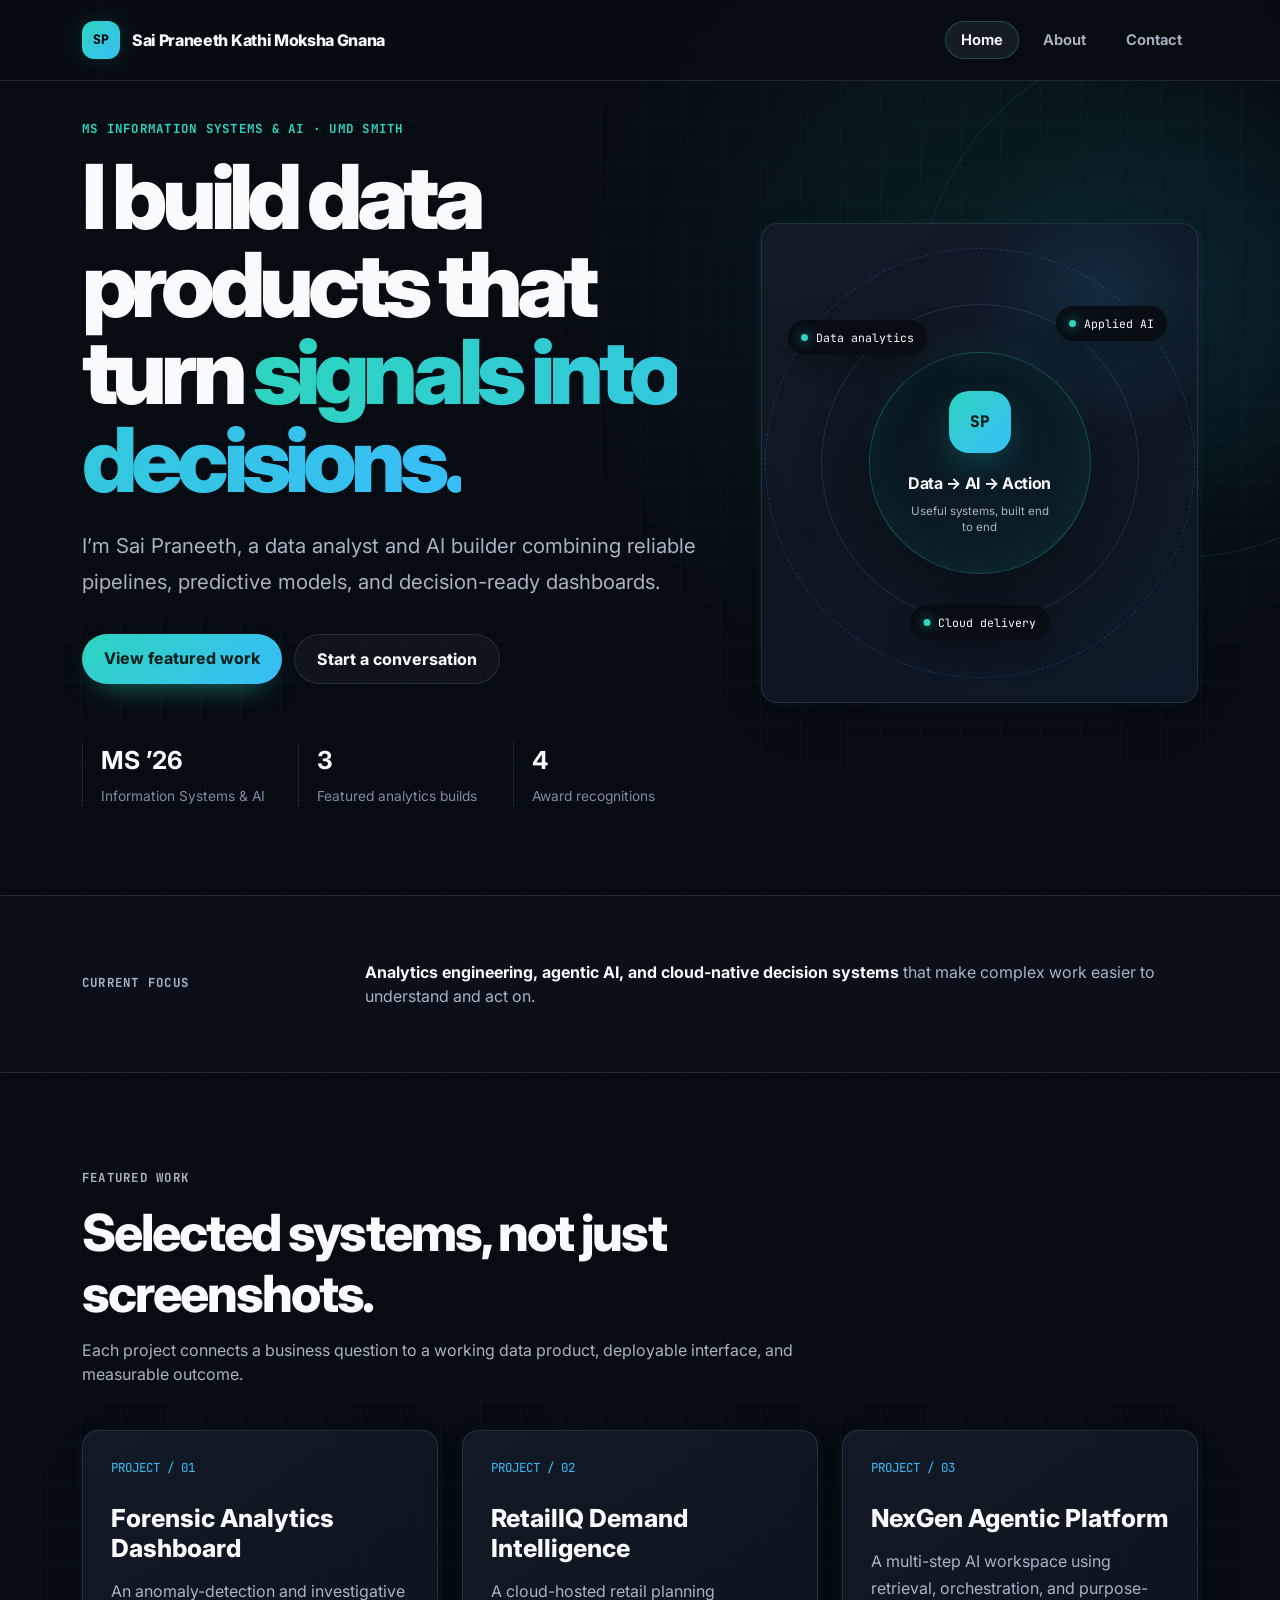
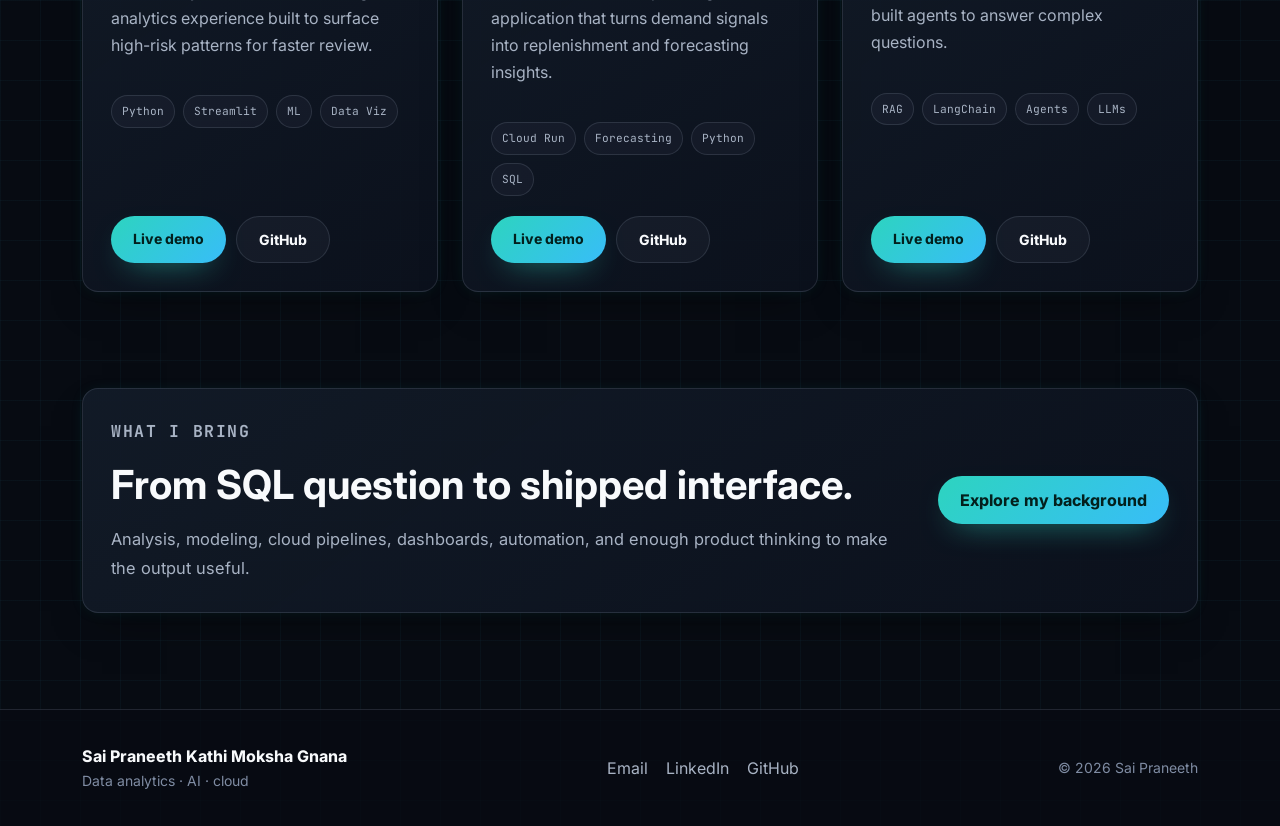
<file: index.html>
<!DOCTYPE html>
<html lang="en">
  <head>
    <meta charset="utf-8">
    <meta name="viewport" content="width=device-width, initial-scale=1">
    <meta name="description" content="Sai Praneeth Kathi Moksha Gnana — data analytics, AI, and cloud portfolio.">
    <title>Sai Praneeth | Data &amp; AI Portfolio</title>
    <link rel="icon" href="assets/favicon.svg" type="image/svg+xml">
    <link rel="preconnect" href="https://fonts.googleapis.com">
    <link rel="preconnect" href="https://fonts.gstatic.com" crossorigin>
    <link href="https://fonts.googleapis.com/css2?family=Inter:wght@400;500;600;700;800&amp;family=JetBrains+Mono:wght@500;700&amp;display=swap" rel="stylesheet">
    <link href="https://cdn.jsdelivr.net/npm/bootstrap@5.3.0/dist/css/bootstrap.min.css" rel="stylesheet">
    <link rel="stylesheet" href="css/styles.css">
  </head>
  <body>
    <a class="skip-link" href="#main-content">Skip to content</a>

    <nav class="navbar navbar-expand-lg navbar-dark fixed-top site-nav" aria-label="Primary navigation">
      <div class="container py-2">
        <a class="navbar-brand" href="index.html" aria-label="Sai Praneeth portfolio home">
          <span class="brand-mark" aria-hidden="true">SP</span>
          <span>Sai Praneeth Kathi Moksha Gnana</span>
        </a>
        <button class="navbar-toggler" type="button" data-bs-toggle="collapse" data-bs-target="#siteMenu" aria-controls="siteMenu" aria-expanded="false" aria-label="Toggle navigation">
          <span class="navbar-toggler-icon"></span>
        </button>
        <div class="collapse navbar-collapse" id="siteMenu">
          <ul class="navbar-nav ms-auto align-items-lg-center">
            <li class="nav-item"><a class="nav-link active" aria-current="page" href="index.html">Home</a></li>
            <li class="nav-item"><a class="nav-link" href="about.html">About</a></li>
            <li class="nav-item"><a class="nav-link" href="contact.html">Contact</a></li>
          </ul>
        </div>
      </div>
    </nav>

    <main id="main-content">
      <section class="hero">
        <div class="container">
          <div class="row align-items-center g-5">
            <div class="col-lg-7">
              <p class="kicker">MS Information Systems &amp; AI · UMD Smith</p>
              <h1 class="display-title">I build data products that turn <span class="accent-text">signals into decisions.</span></h1>
              <p class="lead-copy">I’m Sai Praneeth, a data analyst and AI builder combining reliable pipelines, predictive models, and decision-ready dashboards.</p>
              <div class="hero-actions">
                <a class="btn btn-accent" href="#featured-work">View featured work</a>
                <a class="btn btn-ghost" href="contact.html">Start a conversation</a>
              </div>
              <div class="row row-cols-1 row-cols-sm-3 g-3 metrics-strip" role="group" aria-label="Portfolio highlights">
                <div class="col"><div class="metric"><strong>MS ’26</strong><span>Information Systems &amp; AI</span></div></div>
                <div class="col"><div class="metric"><strong>3</strong><span>Featured analytics builds</span></div></div>
                <div class="col"><div class="metric"><strong>4</strong><span>Award recognitions</span></div></div>
              </div>
            </div>
            <div class="col-lg-5">
              <div class="capability-visual" role="img" aria-label="Sai Praneeth's focus areas: data analytics, applied AI, and cloud delivery">
                <div class="orbit-ring orbit-ring-outer" aria-hidden="true"></div>
                <div class="orbit-ring orbit-ring-inner" aria-hidden="true"></div>
                <div class="capability-core" aria-hidden="true">
                  <span class="core-mark">SP</span>
                  <strong>Data → AI → Action</strong>
                  <small>Useful systems, built end to end</small>
                </div>
                <span class="focus-chip focus-data" aria-hidden="true">Data analytics</span>
                <span class="focus-chip focus-ai" aria-hidden="true">Applied AI</span>
                <span class="focus-chip focus-cloud" aria-hidden="true">Cloud delivery</span>
              </div>
            </div>
          </div>
        </div>
      </section>

      <section class="focus-band section-block compact" aria-label="Current focus">
        <div class="container">
          <div class="row align-items-center g-3">
            <div class="col-lg-3"><p class="eyebrow mb-0">Current focus</p></div>
            <div class="col-lg-9"><p><strong>Analytics engineering, agentic AI, and cloud-native decision systems</strong> that make complex work easier to understand and act on.</p></div>
          </div>
        </div>
      </section>

      <section class="section-block" id="featured-work">
        <div class="container">
          <div class="section-heading">
            <p class="eyebrow">Featured work</p>
            <h2>Selected systems, not just screenshots.</h2>
            <p>Each project connects a business question to a working data product, deployable interface, and measurable outcome.</p>
          </div>
          <div class="row g-4">
            <div class="col-lg-4">
              <article class="project-card">
                <span class="project-number">PROJECT / 01</span>
                <h3>Forensic Analytics Dashboard</h3>
                <p>An anomaly-detection and investigative analytics experience built to surface high-risk patterns for faster review.</p>
                <ul class="tag-list"><li>Python</li><li>Streamlit</li><li>ML</li><li>Data Viz</li></ul>
                <div class="card-actions">
                  <a class="btn btn-sm btn-accent" href="https://eyforensic.streamlit.app/" target="_blank" rel="noreferrer">Live demo</a>
                  <a class="btn btn-sm btn-ghost" href="https://github.com/Photon7777/EY_APP" target="_blank" rel="noreferrer">GitHub</a>
                </div>
              </article>
            </div>
            <div class="col-lg-4">
              <article class="project-card">
                <span class="project-number">PROJECT / 02</span>
                <h3>RetailIQ Demand Intelligence</h3>
                <p>A cloud-hosted retail planning application that turns demand signals into replenishment and forecasting insights.</p>
                <ul class="tag-list"><li>Cloud Run</li><li>Forecasting</li><li>Python</li><li>SQL</li></ul>
                <div class="card-actions">
                  <a class="btn btn-sm btn-accent" href="https://retailiq-demand-intelligence-420746557396.us-central1.run.app/" target="_blank" rel="noreferrer">Live demo</a>
                  <a class="btn btn-sm btn-ghost" href="https://github.com/Photon7777/retailiq-demand-intelligence" target="_blank" rel="noreferrer">GitHub</a>
                </div>
              </article>
            </div>
            <div class="col-lg-4">
              <article class="project-card">
                <span class="project-number">PROJECT / 03</span>
                <h3>NexGen Agentic Platform</h3>
                <p>A multi-step AI workspace using retrieval, orchestration, and purpose-built agents to answer complex questions.</p>
                <ul class="tag-list"><li>RAG</li><li>LangChain</li><li>Agents</li><li>LLMs</li></ul>
                <div class="card-actions">
                  <a class="btn btn-sm btn-accent" href="https://nexgen-ai.streamlit.app/" target="_blank" rel="noreferrer">Live demo</a>
                  <a class="btn btn-sm btn-ghost" href="https://github.com/Photon7777/NexGen_Deploy" target="_blank" rel="noreferrer">GitHub</a>
                </div>
              </article>
            </div>
          </div>
        </div>
      </section>

      <section class="section-block pt-0">
        <div class="container">
          <div class="content-card d-flex flex-column flex-lg-row align-items-lg-center justify-content-between gap-4">
            <div>
              <p class="eyebrow">What I bring</p>
              <h2 class="h1 fw-bold mb-3">From SQL question to shipped interface.</h2>
              <p class="mb-0">Analysis, modeling, cloud pipelines, dashboards, automation, and enough product thinking to make the output useful.</p>
            </div>
            <a class="btn btn-accent flex-shrink-0" href="about.html">Explore my background</a>
          </div>
        </div>
      </section>
    </main>

    <footer class="site-footer">
      <div class="container d-flex flex-column flex-md-row justify-content-between align-items-md-center gap-3">
        <div><span class="footer-name">Sai Praneeth Kathi Moksha Gnana</span><br><small>Data analytics · AI · cloud</small></div>
        <div class="footer-links"><a href="mailto:lakhrav@umd.edu">Email</a><a href="https://www.linkedin.com/in/sai-praneeth-kmg/" target="_blank" rel="noreferrer">LinkedIn</a><a href="https://github.com/Photon7777" target="_blank" rel="noreferrer">GitHub</a></div>
        <small>© <span data-year></span> Sai Praneeth</small>
      </div>
    </footer>

    <script src="https://cdn.jsdelivr.net/npm/bootstrap@5.3.0/dist/js/bootstrap.bundle.min.js"></script>
    <script src="js/main.js"></script>
  </body>
</html>
</file>
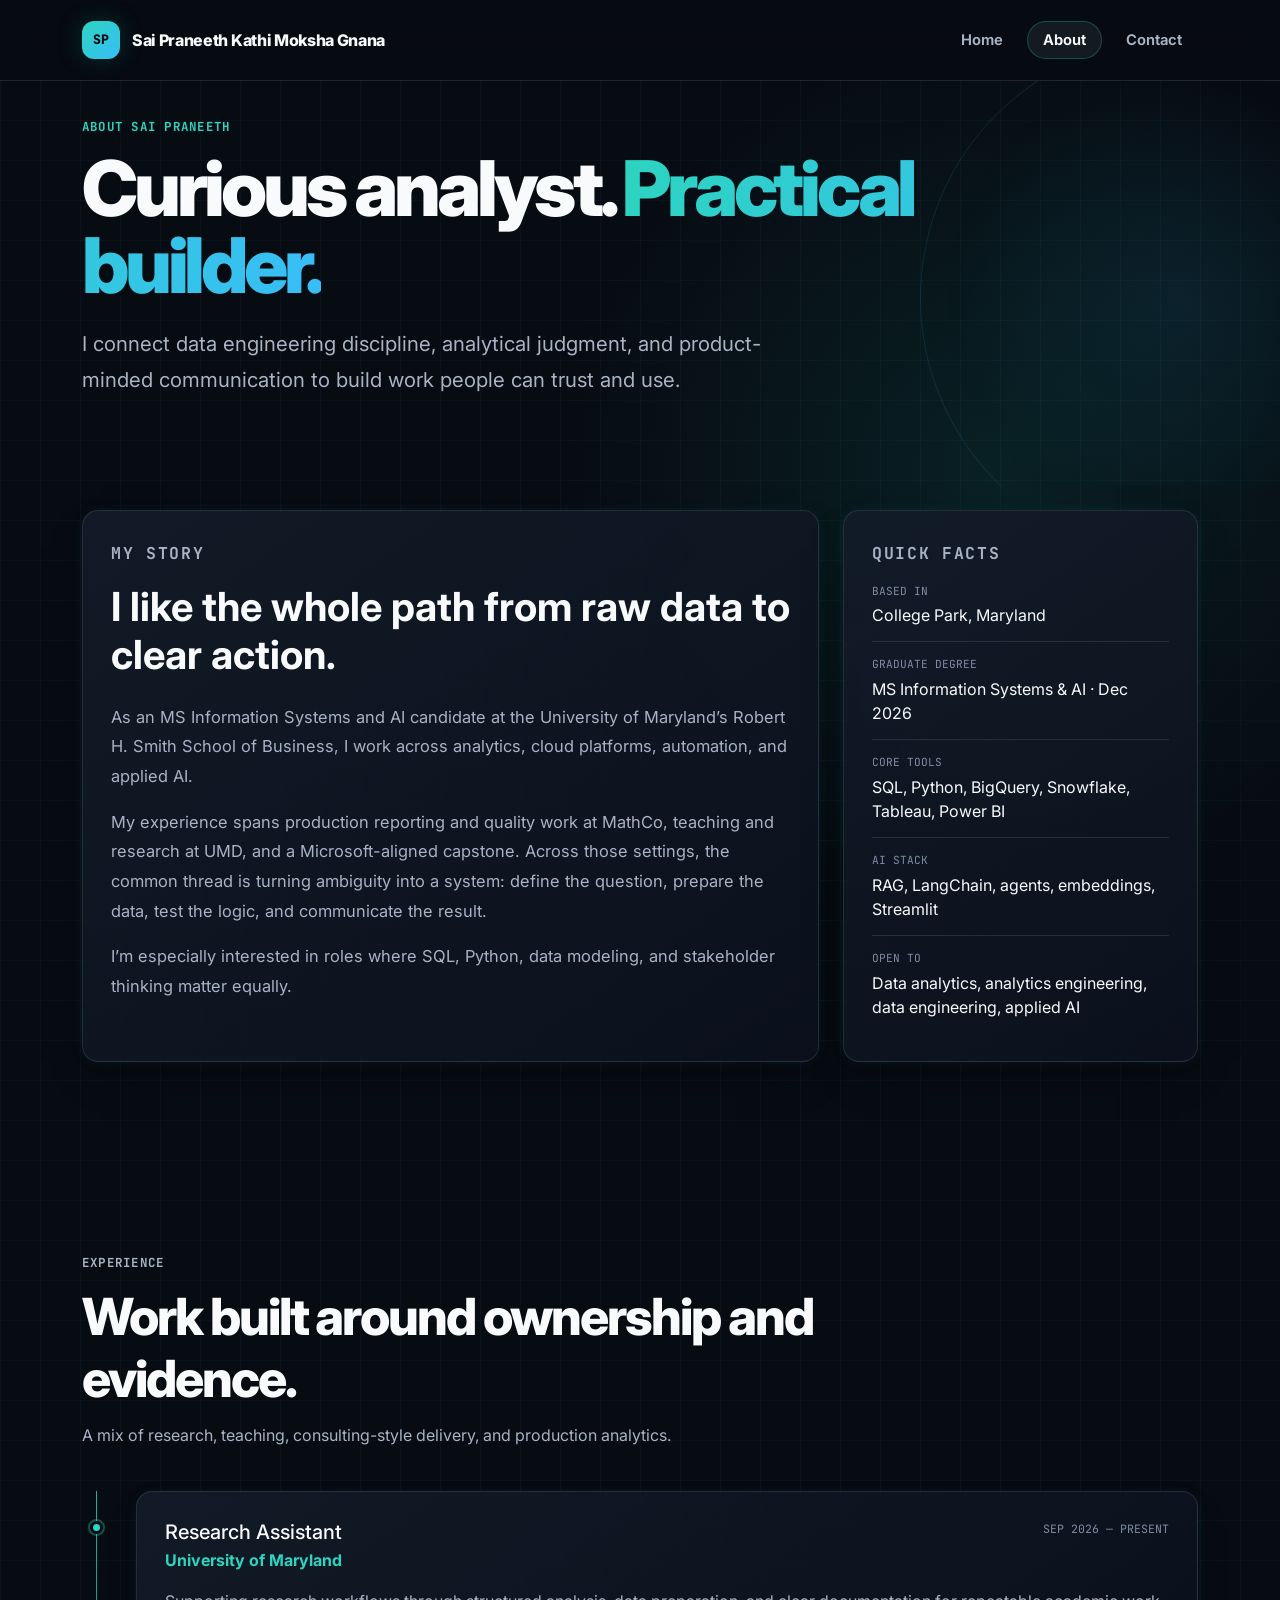
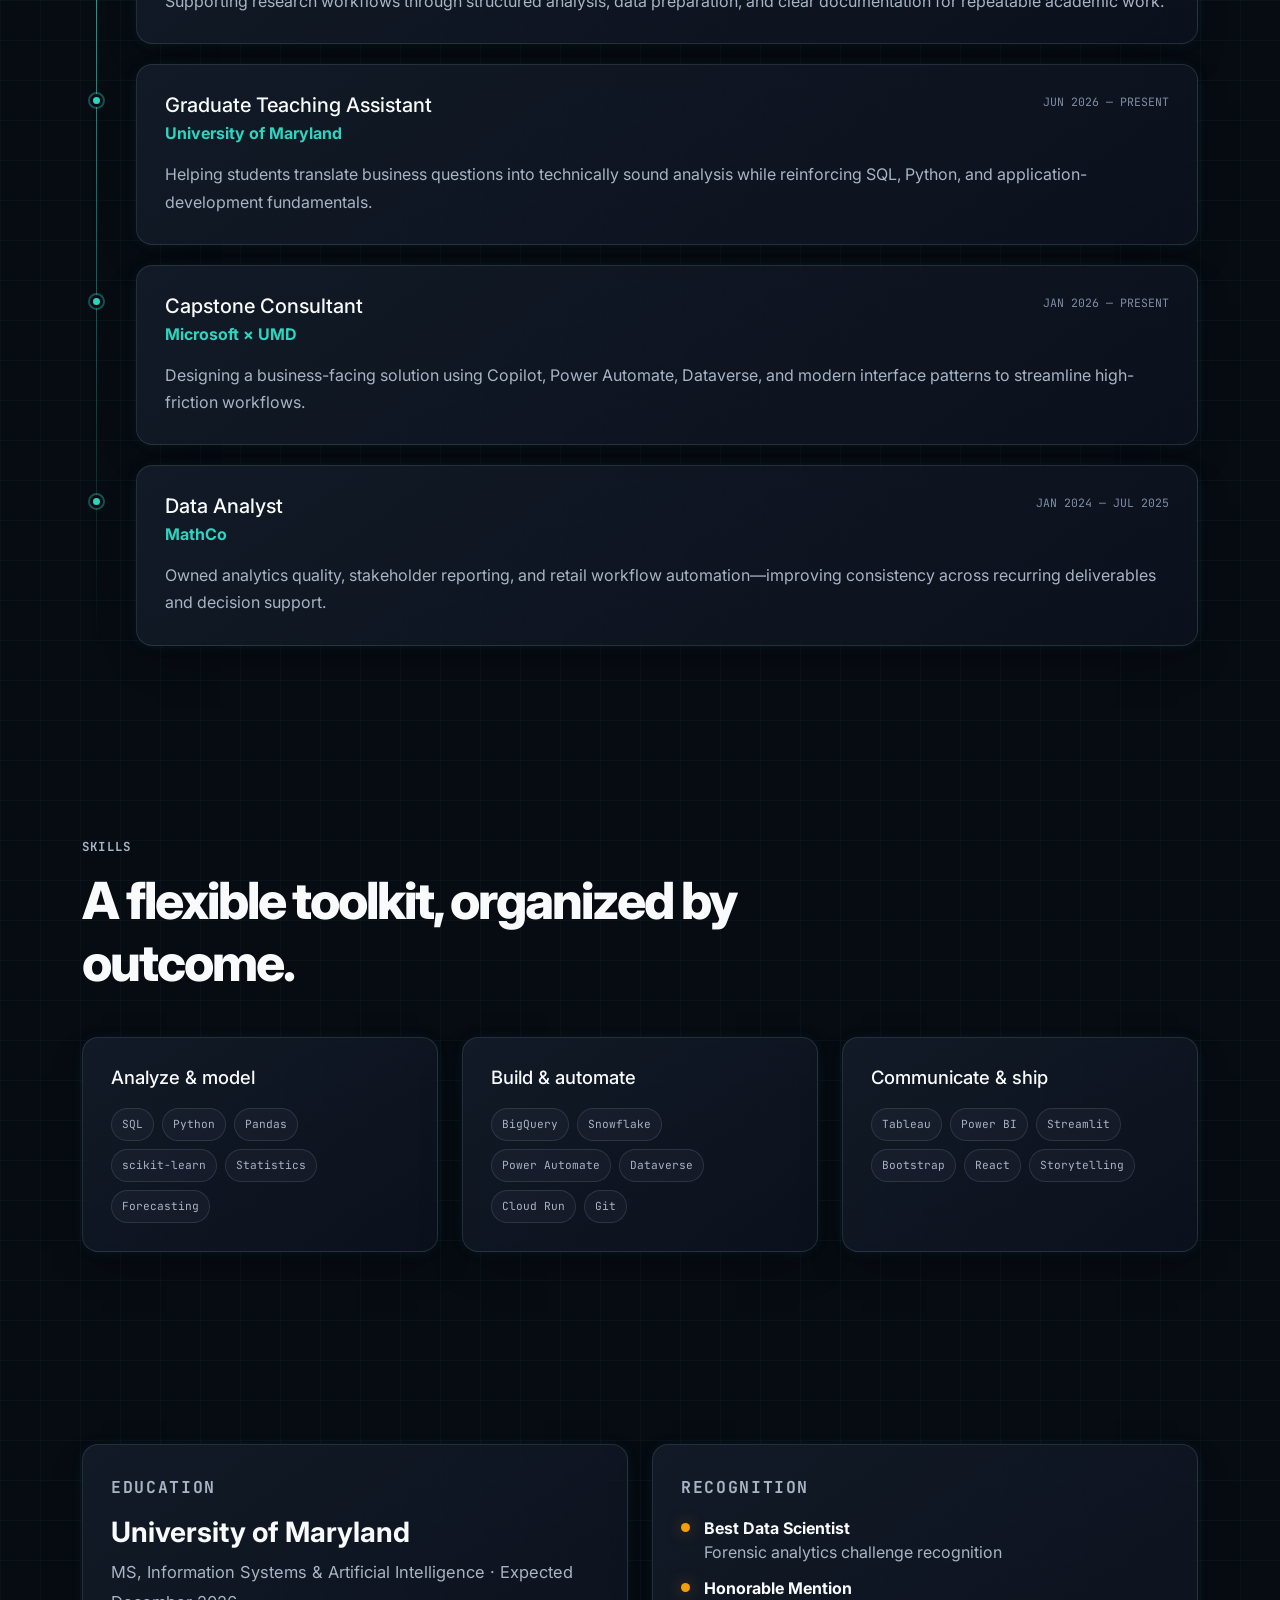
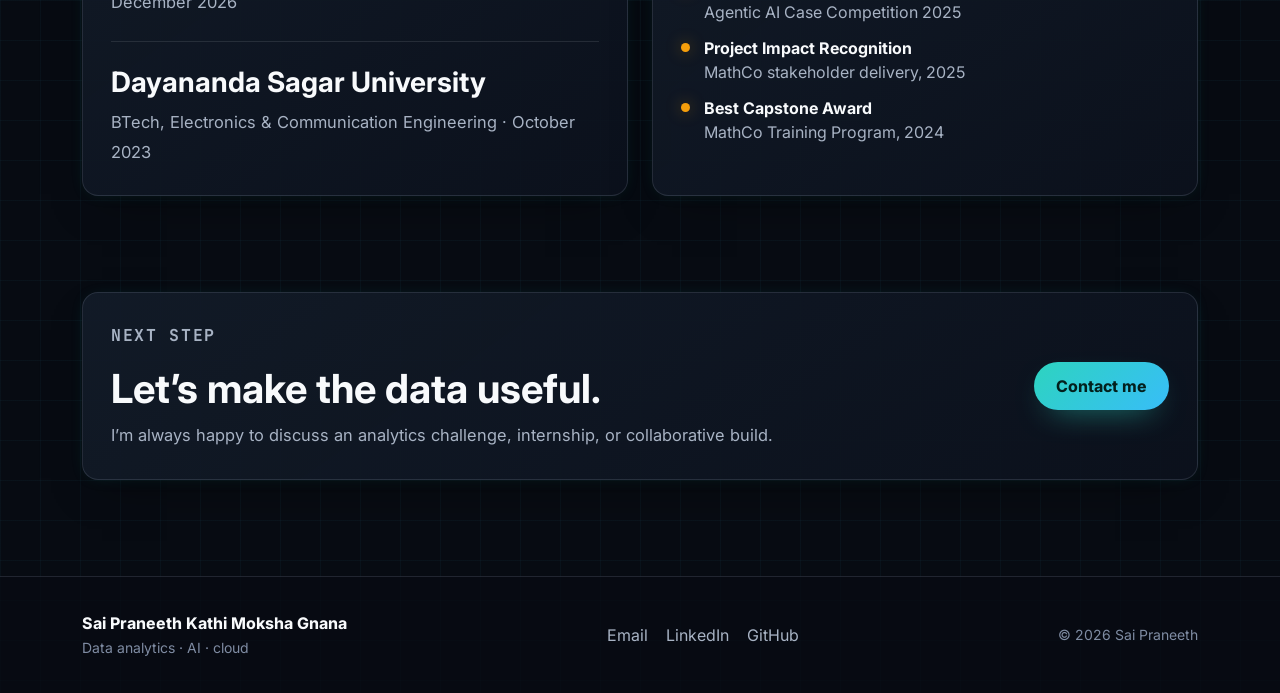
<file: about.html>
<!DOCTYPE html>
<html lang="en">
  <head>
    <meta charset="utf-8">
    <meta name="viewport" content="width=device-width, initial-scale=1">
    <meta name="description" content="About Sai Praneeth Kathi Moksha Gnana — experience, skills, education, and awards.">
    <title>About | Sai Praneeth</title>
    <link rel="icon" href="assets/favicon.svg" type="image/svg+xml">
    <link rel="preconnect" href="https://fonts.googleapis.com">
    <link rel="preconnect" href="https://fonts.gstatic.com" crossorigin>
    <link href="https://fonts.googleapis.com/css2?family=Inter:wght@400;500;600;700;800&amp;family=JetBrains+Mono:wght@500;700&amp;display=swap" rel="stylesheet">
    <link href="https://cdn.jsdelivr.net/npm/bootstrap@5.3.0/dist/css/bootstrap.min.css" rel="stylesheet">
    <link rel="stylesheet" href="css/styles.css">
  </head>
  <body>
    <a class="skip-link" href="#main-content">Skip to content</a>

    <nav class="navbar navbar-expand-lg navbar-dark fixed-top site-nav" aria-label="Primary navigation">
      <div class="container py-2">
        <a class="navbar-brand" href="index.html" aria-label="Sai Praneeth portfolio home">
          <span class="brand-mark" aria-hidden="true">SP</span>
          <span>Sai Praneeth Kathi Moksha Gnana</span>
        </a>
        <button class="navbar-toggler" type="button" data-bs-toggle="collapse" data-bs-target="#siteMenu" aria-controls="siteMenu" aria-expanded="false" aria-label="Toggle navigation">
          <span class="navbar-toggler-icon"></span>
        </button>
        <div class="collapse navbar-collapse" id="siteMenu">
          <ul class="navbar-nav ms-auto align-items-lg-center">
            <li class="nav-item"><a class="nav-link" href="index.html">Home</a></li>
            <li class="nav-item"><a class="nav-link active" aria-current="page" href="about.html">About</a></li>
            <li class="nav-item"><a class="nav-link" href="contact.html">Contact</a></li>
          </ul>
        </div>
      </div>
    </nav>

    <main id="main-content">
      <header class="page-hero">
        <div class="container">
          <p class="kicker">About Sai Praneeth</p>
          <h1 class="page-title">Curious analyst. <span class="accent-text">Practical builder.</span></h1>
          <p class="lead-copy">I connect data engineering discipline, analytical judgment, and product-minded communication to build work people can trust and use.</p>
        </div>
      </header>

      <section class="section-block pt-4">
        <div class="container">
          <div class="story-grid">
            <article class="content-card">
              <p class="eyebrow">My story</p>
              <h2 class="h1 fw-bold mb-4">I like the whole path from raw data to clear action.</h2>
              <p>As an MS Information Systems and AI candidate at the University of Maryland’s Robert H. Smith School of Business, I work across analytics, cloud platforms, automation, and applied AI.</p>
              <p>My experience spans production reporting and quality work at MathCo, teaching and research at UMD, and a Microsoft-aligned capstone. Across those settings, the common thread is turning ambiguity into a system: define the question, prepare the data, test the logic, and communicate the result.</p>
              <p class="mb-0">I’m especially interested in roles where SQL, Python, data modeling, and stakeholder thinking matter equally.</p>
            </article>
            <aside class="content-card" aria-label="Quick facts">
              <p class="eyebrow">Quick facts</p>
              <div class="quick-facts">
                <div class="quick-fact"><span>Based in</span>College Park, Maryland</div>
                <div class="quick-fact"><span>Graduate degree</span>MS Information Systems &amp; AI · Dec 2026</div>
                <div class="quick-fact"><span>Core tools</span>SQL, Python, BigQuery, Snowflake, Tableau, Power BI</div>
                <div class="quick-fact"><span>AI stack</span>RAG, LangChain, agents, embeddings, Streamlit</div>
                <div class="quick-fact"><span>Open to</span>Data analytics, analytics engineering, data engineering, applied AI</div>
              </div>
            </aside>
          </div>
        </div>
      </section>

      <section class="section-block">
        <div class="container">
          <div class="section-heading">
            <p class="eyebrow">Experience</p>
            <h2>Work built around ownership and evidence.</h2>
            <p>A mix of research, teaching, consulting-style delivery, and production analytics.</p>
          </div>
          <div class="timeline">
            <div class="timeline-item">
              <article class="timeline-card">
                <div class="d-flex flex-column flex-md-row justify-content-between gap-2"><div><h3>Research Assistant</h3><div class="company">University of Maryland</div></div><span class="period">SEP 2026 — PRESENT</span></div>
                <p>Supporting research workflows through structured analysis, data preparation, and clear documentation for repeatable academic work.</p>
              </article>
            </div>
            <div class="timeline-item">
              <article class="timeline-card">
                <div class="d-flex flex-column flex-md-row justify-content-between gap-2"><div><h3>Graduate Teaching Assistant</h3><div class="company">University of Maryland</div></div><span class="period">JUN 2026 — PRESENT</span></div>
                <p>Helping students translate business questions into technically sound analysis while reinforcing SQL, Python, and application-development fundamentals.</p>
              </article>
            </div>
            <div class="timeline-item">
              <article class="timeline-card">
                <div class="d-flex flex-column flex-md-row justify-content-between gap-2"><div><h3>Capstone Consultant</h3><div class="company">Microsoft × UMD</div></div><span class="period">JAN 2026 — PRESENT</span></div>
                <p>Designing a business-facing solution using Copilot, Power Automate, Dataverse, and modern interface patterns to streamline high-friction workflows.</p>
              </article>
            </div>
            <div class="timeline-item">
              <article class="timeline-card">
                <div class="d-flex flex-column flex-md-row justify-content-between gap-2"><div><h3>Data Analyst</h3><div class="company">MathCo</div></div><span class="period">JAN 2024 — JUL 2025</span></div>
                <p>Owned analytics quality, stakeholder reporting, and retail workflow automation—improving consistency across recurring deliverables and decision support.</p>
              </article>
            </div>
          </div>
        </div>
      </section>

      <section class="section-block">
        <div class="container">
          <div class="section-heading">
            <p class="eyebrow">Skills</p>
            <h2>A flexible toolkit, organized by outcome.</h2>
          </div>
          <div class="row g-4">
            <div class="col-md-6 col-lg-4"><article class="skill-panel"><h3>Analyze &amp; model</h3><ul class="tag-list"><li>SQL</li><li>Python</li><li>Pandas</li><li>scikit-learn</li><li>Statistics</li><li>Forecasting</li></ul></article></div>
            <div class="col-md-6 col-lg-4"><article class="skill-panel"><h3>Build &amp; automate</h3><ul class="tag-list"><li>BigQuery</li><li>Snowflake</li><li>Power Automate</li><li>Dataverse</li><li>Cloud Run</li><li>Git</li></ul></article></div>
            <div class="col-md-6 col-lg-4"><article class="skill-panel"><h3>Communicate &amp; ship</h3><ul class="tag-list"><li>Tableau</li><li>Power BI</li><li>Streamlit</li><li>Bootstrap</li><li>React</li><li>Storytelling</li></ul></article></div>
          </div>
        </div>
      </section>

      <section class="section-block">
        <div class="container">
          <div class="row g-4">
            <div class="col-lg-6">
              <article class="content-card">
                <p class="eyebrow">Education</p>
                <h2 class="h3 fw-bold">University of Maryland</h2>
                <p>MS, Information Systems &amp; Artificial Intelligence · Expected December 2026</p>
                <hr class="border-secondary opacity-25 my-4">
                <h2 class="h3 fw-bold">Dayananda Sagar University</h2>
                <p class="mb-0">BTech, Electronics &amp; Communication Engineering · October 2023</p>
              </article>
            </div>
            <div class="col-lg-6">
              <article class="content-card">
                <p class="eyebrow">Recognition</p>
                <div class="award-list">
                  <div class="award-item"><div><strong>Best Data Scientist</strong><div class="muted">Forensic analytics challenge recognition</div></div></div>
                  <div class="award-item"><div><strong>Honorable Mention</strong><div class="muted">Agentic AI Case Competition 2025</div></div></div>
                  <div class="award-item"><div><strong>Project Impact Recognition</strong><div class="muted">MathCo stakeholder delivery, 2025</div></div></div>
                  <div class="award-item"><div><strong>Best Capstone Award</strong><div class="muted">MathCo Training Program, 2024</div></div></div>
                </div>
              </article>
            </div>
          </div>
        </div>
      </section>

      <section class="section-block pt-0">
        <div class="container">
          <div class="content-card d-flex flex-column flex-lg-row align-items-lg-center justify-content-between gap-4">
            <div><p class="eyebrow">Next step</p><h2 class="h1 fw-bold mb-2">Let’s make the data useful.</h2><p class="mb-0">I’m always happy to discuss an analytics challenge, internship, or collaborative build.</p></div>
            <a class="btn btn-accent flex-shrink-0" href="contact.html">Contact me</a>
          </div>
        </div>
      </section>
    </main>

    <footer class="site-footer">
      <div class="container d-flex flex-column flex-md-row justify-content-between align-items-md-center gap-3">
        <div><span class="footer-name">Sai Praneeth Kathi Moksha Gnana</span><br><small>Data analytics · AI · cloud</small></div>
        <div class="footer-links"><a href="mailto:lakhrav@umd.edu">Email</a><a href="https://www.linkedin.com/in/sai-praneeth-kmg/" target="_blank" rel="noreferrer">LinkedIn</a><a href="https://github.com/Photon7777" target="_blank" rel="noreferrer">GitHub</a></div>
        <small>© <span data-year></span> Sai Praneeth</small>
      </div>
    </footer>

    <script src="https://cdn.jsdelivr.net/npm/bootstrap@5.3.0/dist/js/bootstrap.bundle.min.js"></script>
    <script src="js/main.js"></script>
  </body>
</html>
</file>
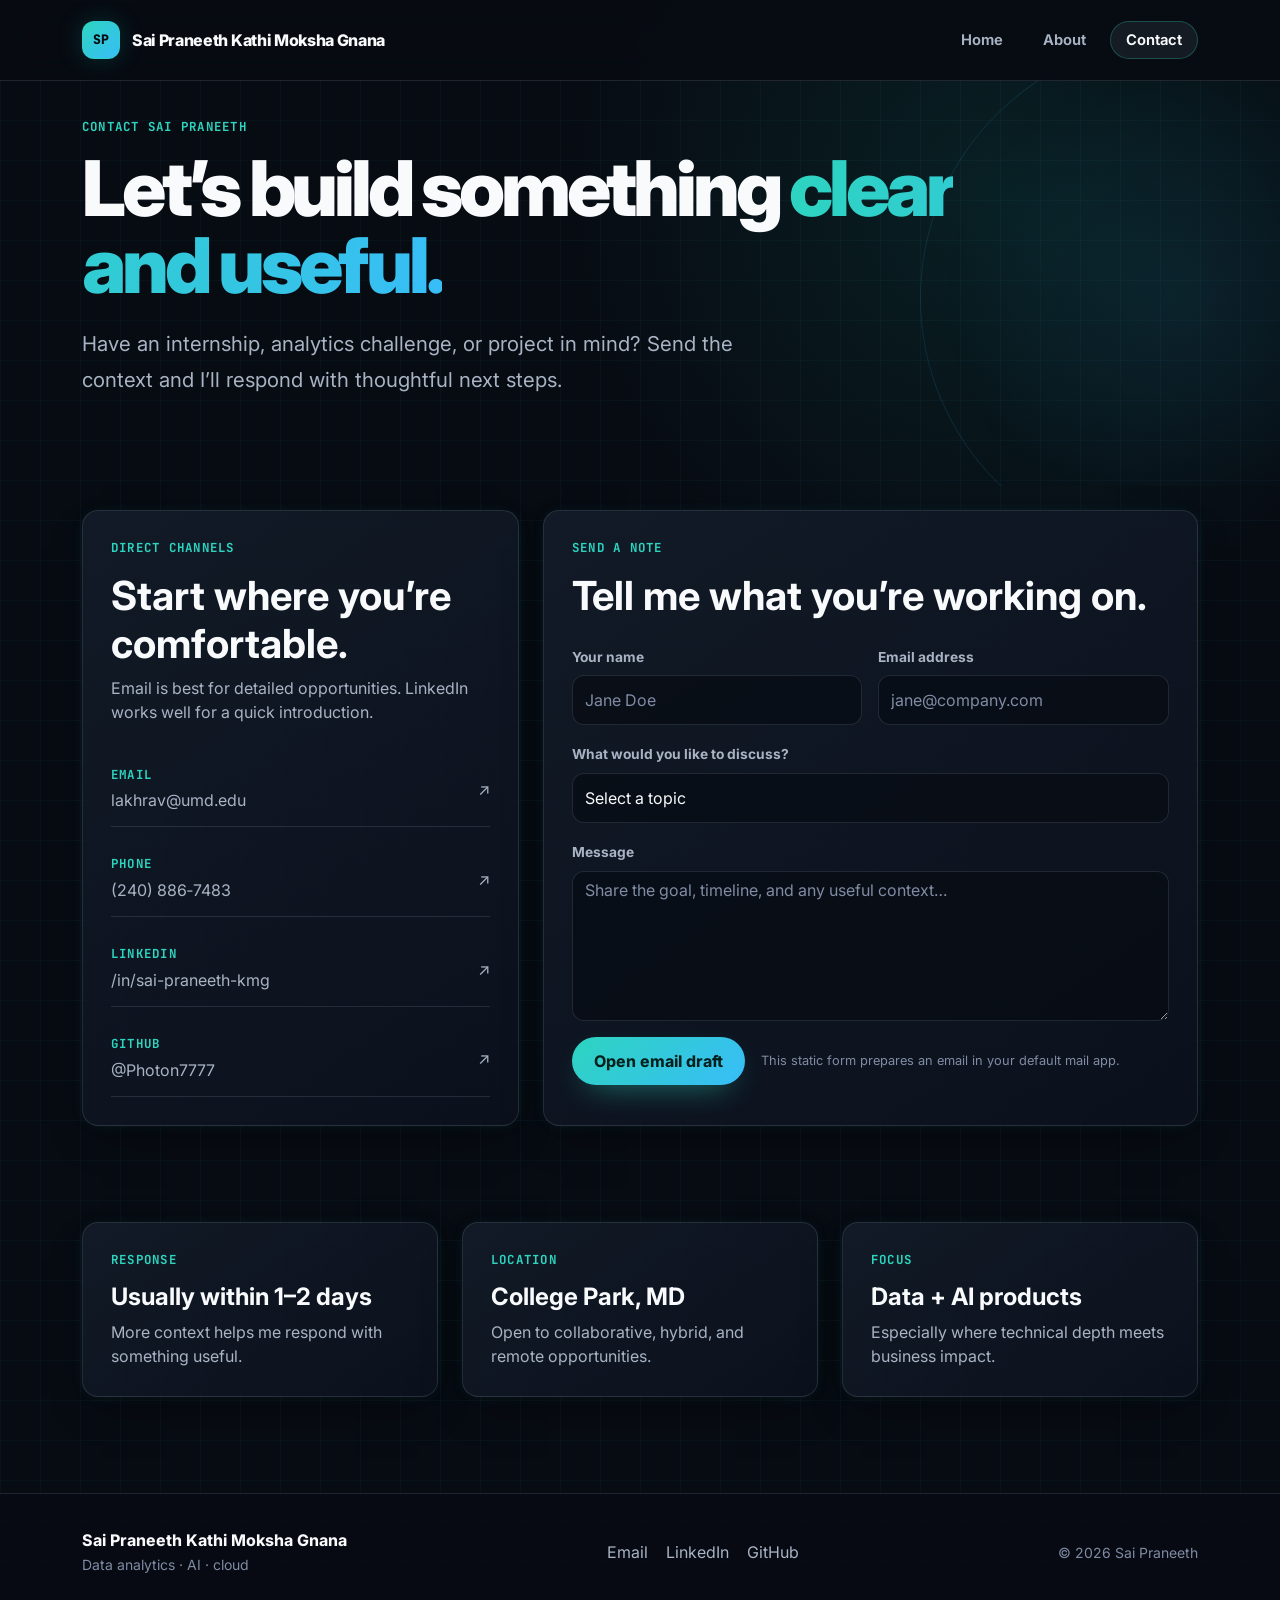
<file: contact.html>
<!DOCTYPE html>
<html lang="en">
  <head>
    <meta charset="utf-8">
    <meta name="viewport" content="width=device-width, initial-scale=1">
    <meta name="description" content="Contact Sai Praneeth Kathi Moksha Gnana for data analytics, AI, and cloud opportunities.">
    <title>Contact | Sai Praneeth</title>
    <link rel="icon" href="assets/favicon.svg" type="image/svg+xml">
    <link rel="preconnect" href="https://fonts.googleapis.com">
    <link rel="preconnect" href="https://fonts.gstatic.com" crossorigin>
    <link href="https://fonts.googleapis.com/css2?family=Inter:wght@400;500;600;700;800&amp;family=JetBrains+Mono:wght@500;700&amp;display=swap" rel="stylesheet">
    <link href="https://cdn.jsdelivr.net/npm/bootstrap@5.3.0/dist/css/bootstrap.min.css" rel="stylesheet">
    <link rel="stylesheet" href="css/styles.css">
  </head>
  <body>
    <a class="skip-link" href="#main-content">Skip to content</a>

    <nav class="navbar navbar-expand-lg navbar-dark fixed-top site-nav" aria-label="Primary navigation">
      <div class="container py-2">
        <a class="navbar-brand" href="index.html" aria-label="Sai Praneeth portfolio home">
          <span class="brand-mark" aria-hidden="true">SP</span>
          <span>Sai Praneeth Kathi Moksha Gnana</span>
        </a>
        <button class="navbar-toggler" type="button" data-bs-toggle="collapse" data-bs-target="#siteMenu" aria-controls="siteMenu" aria-expanded="false" aria-label="Toggle navigation">
          <span class="navbar-toggler-icon"></span>
        </button>
        <div class="collapse navbar-collapse" id="siteMenu">
          <ul class="navbar-nav ms-auto align-items-lg-center">
            <li class="nav-item"><a class="nav-link" href="index.html">Home</a></li>
            <li class="nav-item"><a class="nav-link" href="about.html">About</a></li>
            <li class="nav-item"><a class="nav-link active" aria-current="page" href="contact.html">Contact</a></li>
          </ul>
        </div>
      </div>
    </nav>

    <main id="main-content">
      <header class="page-hero">
        <div class="container">
          <p class="kicker">Contact Sai Praneeth</p>
          <h1 class="page-title">Let’s build something <span class="accent-text">clear and useful.</span></h1>
          <p class="lead-copy">Have an internship, analytics challenge, or project in mind? Send the context and I’ll respond with thoughtful next steps.</p>
        </div>
      </header>

      <section class="section-block pt-4">
        <div class="container">
          <div class="contact-layout">
            <aside class="contact-card">
              <p class="eyebrow">Direct channels</p>
              <h2 class="h1 fw-bold">Start where you’re comfortable.</h2>
              <p class="muted">Email is best for detailed opportunities. LinkedIn works well for a quick introduction.</p>
              <div class="contact-list">
                <a class="contact-link" href="mailto:lakhrav@umd.edu"><span><span class="meta-label d-block mb-1">Email</span>lakhrav@umd.edu</span><span aria-hidden="true">↗</span></a>
                <a class="contact-link" href="tel:+12408867483"><span><span class="meta-label d-block mb-1">Phone</span>(240)&nbsp;886&#8209;7483</span><span aria-hidden="true">↗</span></a>
                <a class="contact-link" href="https://www.linkedin.com/in/sai-praneeth-kmg/" target="_blank" rel="noreferrer"><span><span class="meta-label d-block mb-1">LinkedIn</span>/in/sai-praneeth-kmg</span><span aria-hidden="true">↗</span></a>
                <a class="contact-link" href="https://github.com/Photon7777" target="_blank" rel="noreferrer"><span><span class="meta-label d-block mb-1">GitHub</span>@Photon7777</span><span aria-hidden="true">↗</span></a>
              </div>
            </aside>

            <section class="contact-card" aria-labelledby="contact-form-title">
              <p class="eyebrow">Send a note</p>
              <h2 class="h1 fw-bold mb-4" id="contact-form-title">Tell me what you’re working on.</h2>
              <form id="contact-form" novalidate>
                <div class="row g-3">
                  <div class="col-md-6">
                    <label class="form-label" for="name">Your name</label>
                    <input class="form-control" id="name" name="name" type="text" autocomplete="name" placeholder="Jane Doe" required>
                    <div class="invalid-feedback">Please enter your name.</div>
                  </div>
                  <div class="col-md-6">
                    <label class="form-label" for="email">Email address</label>
                    <input class="form-control" id="email" name="email" type="email" autocomplete="email" placeholder="jane@company.com" required>
                    <div class="invalid-feedback">Please enter a valid email.</div>
                  </div>
                  <div class="col-12">
                    <label class="form-label" for="topic">What would you like to discuss?</label>
                    <select class="form-select" id="topic" name="topic" required>
                      <option value="" selected disabled>Select a topic</option>
                      <option>Internship or role</option>
                      <option>Analytics project</option>
                      <option>AI or automation idea</option>
                      <option>Networking conversation</option>
                    </select>
                    <div class="invalid-feedback">Please select a topic.</div>
                  </div>
                  <div class="col-12">
                    <label class="form-label" for="message">Message</label>
                    <textarea class="form-control" id="message" name="message" placeholder="Share the goal, timeline, and any useful context…" required></textarea>
                    <div class="invalid-feedback">Please add a short message.</div>
                  </div>
                  <div class="col-12 d-flex flex-column flex-sm-row align-items-sm-center gap-3">
                    <button class="btn btn-accent" type="submit">Open email draft</button>
                    <span id="form-status" role="status" aria-live="polite">This static form prepares an email in your default mail app.</span>
                  </div>
                </div>
              </form>
            </section>
          </div>
        </div>
      </section>

      <section class="section-block pt-0">
        <div class="container">
          <div class="row g-4">
            <div class="col-md-4"><article class="skill-panel"><p class="eyebrow">Response</p><h2 class="h4 fw-bold">Usually within 1–2 days</h2><p class="muted mb-0">More context helps me respond with something useful.</p></article></div>
            <div class="col-md-4"><article class="skill-panel"><p class="eyebrow">Location</p><h2 class="h4 fw-bold">College Park, MD</h2><p class="muted mb-0">Open to collaborative, hybrid, and remote opportunities.</p></article></div>
            <div class="col-md-4"><article class="skill-panel"><p class="eyebrow">Focus</p><h2 class="h4 fw-bold">Data + AI products</h2><p class="muted mb-0">Especially where technical depth meets business impact.</p></article></div>
          </div>
        </div>
      </section>
    </main>

    <footer class="site-footer">
      <div class="container d-flex flex-column flex-md-row justify-content-between align-items-md-center gap-3">
        <div><span class="footer-name">Sai Praneeth Kathi Moksha Gnana</span><br><small>Data analytics · AI · cloud</small></div>
        <div class="footer-links"><a href="mailto:lakhrav@umd.edu">Email</a><a href="https://www.linkedin.com/in/sai-praneeth-kmg/" target="_blank" rel="noreferrer">LinkedIn</a><a href="https://github.com/Photon7777" target="_blank" rel="noreferrer">GitHub</a></div>
        <small>© <span data-year></span> Sai Praneeth</small>
      </div>
    </footer>

    <script src="https://cdn.jsdelivr.net/npm/bootstrap@5.3.0/dist/js/bootstrap.bundle.min.js"></script>
    <script src="js/main.js"></script>
  </body>
</html>
</file>
<file: css/styles.css>
:root {
  --bg: #070b12;
  --bg-soft: #0c121d;
  --surface: #101722;
  --surface-2: #121b28;
  --text: #f8fafc;
  --muted: #a8b3c4;
  --muted-2: #7f8ca3;
  --primary: #14b8a6;
  --primary-strong: #2dd4bf;
  --sky: #38bdf8;
  --amber: #f59e0b;
  --violet: #8b5cf6;
  --success: #10b981;
  --border: rgb(148 163 184 / 18%);
  --space-1: 4px;
  --space-2: 8px;
  --space-3: 12px;
  --space-4: 16px;
  --space-6: 24px;
  --space-8: 32px;
  --space-12: 48px;
  --space-16: 64px;
  --radius-sm: 8px;
  --radius-lg: 16px;
  --radius-pill: 999px;
  --shadow-card: 0 18px 42px -20px rgb(0 0 0 / 55%), 0 1px 18px -8px rgb(20 184 166 / 28%);
}

html {
  scroll-behavior: smooth;
}

body {
  min-height: 100vh;
  margin: 0;
  color: var(--text);
  background:
    linear-gradient(rgb(56 189 248 / 4%) 1px, transparent 1px),
    linear-gradient(90deg, rgb(56 189 248 / 4%) 1px, transparent 1px),
    radial-gradient(circle at 78% 12%, rgb(20 184 166 / 12%), transparent 28rem),
    var(--bg);
  background-size: 40px 40px, 40px 40px, auto, auto;
  font-family: Inter, ui-sans-serif, system-ui, -apple-system, BlinkMacSystemFont, "Segoe UI", sans-serif;
}

a {
  color: inherit;
}

.skip-link {
  position: fixed;
  top: 12px;
  left: 12px;
  z-index: 1100;
  transform: translateY(-160%);
  border-radius: var(--radius-sm);
  padding: 10px 14px;
  color: var(--bg);
  background: var(--primary-strong);
  font-weight: 800;
}

.skip-link:focus {
  transform: translateY(0);
}

.site-nav {
  border-bottom: 1px solid var(--border);
  background: rgb(7 11 18 / 86%);
  backdrop-filter: blur(16px);
}

.navbar-brand {
  display: flex;
  align-items: center;
  gap: 12px;
  color: var(--text) !important;
  font-size: 1rem;
  font-weight: 800;
  letter-spacing: -0.02em;
}

.brand-mark {
  display: inline-grid;
  width: 38px;
  height: 38px;
  place-items: center;
  border: 1px solid rgb(45 212 191 / 45%);
  border-radius: 12px;
  color: var(--bg);
  background: linear-gradient(135deg, var(--primary-strong), var(--sky));
  box-shadow: 0 0 24px rgb(20 184 166 / 22%);
  font-family: "JetBrains Mono", monospace;
  font-size: 0.82rem;
  font-weight: 800;
}

.navbar-toggler {
  border-color: var(--border);
}

.navbar-toggler:focus {
  box-shadow: 0 0 0 0.2rem rgb(45 212 191 / 22%);
}

.navbar-nav {
  gap: 8px;
}

.nav-link {
  border-radius: var(--radius-pill);
  padding: 8px 16px !important;
  color: var(--muted) !important;
  font-size: 0.92rem;
  font-weight: 650;
}

.nav-link:hover,
.nav-link:focus,
.nav-link.active {
  color: var(--text) !important;
  background: rgb(148 163 184 / 10%);
}

.nav-link.active {
  box-shadow: inset 0 0 0 1px rgb(45 212 191 / 28%);
}

.hero,
.page-hero {
  position: relative;
  overflow: hidden;
}

.hero {
  min-height: 780px;
  display: grid;
  align-items: center;
  padding: 120px 0 88px;
}

.page-hero {
  padding: 118px 0 72px;
}

.hero::after,
.page-hero::after {
  position: absolute;
  z-index: -1;
  width: 520px;
  height: 520px;
  border: 1px solid rgb(56 189 248 / 12%);
  border-radius: 50%;
  background: radial-gradient(circle, rgb(56 189 248 / 8%), transparent 65%);
  content: "";
  right: -160px;
  top: 38px;
}

.kicker,
.eyebrow,
.meta-label {
  margin-bottom: 14px;
  color: var(--primary-strong);
  font-family: "JetBrains Mono", ui-monospace, SFMono-Regular, Menlo, monospace;
  font-size: 0.78rem;
  font-weight: 700;
  letter-spacing: 0.1em;
  text-transform: uppercase;
}

.display-title {
  max-width: 900px;
  margin-bottom: 24px;
  font-size: clamp(3.2rem, 7vw, 6.3rem);
  font-weight: 850;
  letter-spacing: -0.065em;
  line-height: 0.98;
}

.page-title {
  max-width: 980px;
  margin-bottom: 22px;
  font-size: clamp(3rem, 6vw, 5.25rem);
  font-weight: 850;
  letter-spacing: -0.055em;
  line-height: 1;
}

.accent-text {
  color: transparent;
  background: linear-gradient(100deg, var(--primary-strong), var(--sky));
  background-clip: text;
  -webkit-background-clip: text;
}

.lead-copy {
  max-width: 720px;
  color: var(--muted);
  font-size: clamp(1.08rem, 2vw, 1.28rem);
  line-height: 1.75;
}

.hero-actions {
  display: flex;
  flex-wrap: wrap;
  gap: 12px;
  margin-top: 34px;
}

.btn {
  border-radius: var(--radius-pill);
  padding: 12px 22px;
  font-weight: 750;
}

.btn-accent {
  border: 0;
  color: #03201d;
  background: linear-gradient(135deg, var(--primary-strong), var(--sky));
  box-shadow: 0 12px 32px -16px rgb(45 212 191 / 80%);
}

.btn-accent:hover,
.btn-accent:focus {
  color: #021513;
  filter: brightness(1.07);
  transform: translateY(-1px);
}

.btn-ghost {
  border: 1px solid var(--border);
  color: var(--text);
  background: rgb(148 163 184 / 6%);
}

.btn-ghost:hover,
.btn-ghost:focus {
  border-color: rgb(45 212 191 / 42%);
  color: var(--text);
  background: rgb(20 184 166 / 10%);
}

.capability-visual,
.content-card,
.project-card,
.contact-card,
.timeline-card,
.skill-panel {
  border: 1px solid var(--border);
  border-radius: var(--radius-lg);
  background: linear-gradient(145deg, rgb(18 27 40 / 96%), rgb(12 18 29 / 92%));
  box-shadow: var(--shadow-card);
}

.capability-visual {
  position: relative;
  min-height: 480px;
  overflow: hidden;
  isolation: isolate;
}

.capability-visual::before {
  position: absolute;
  inset: 0;
  background:
    radial-gradient(circle at 50% 45%, rgb(20 184 166 / 22%), transparent 34%),
    radial-gradient(circle at 78% 16%, rgb(56 189 248 / 12%), transparent 25%),
    linear-gradient(145deg, transparent 42%, rgb(56 189 248 / 5%));
  content: "";
}

.orbit-ring {
  position: absolute;
  top: 50%;
  left: 50%;
  border-radius: 50%;
  transform: translate(-50%, -50%);
}

.orbit-ring-outer {
  width: 430px;
  height: 430px;
  border: 1px dashed rgb(56 189 248 / 20%);
}

.orbit-ring-inner {
  width: 318px;
  height: 318px;
  border: 1px solid var(--border);
}

.capability-core {
  position: absolute;
  z-index: 2;
  top: 50%;
  left: 50%;
  display: flex;
  width: 222px;
  height: 222px;
  align-items: center;
  justify-content: center;
  border: 1px solid rgb(45 212 191 / 28%);
  border-radius: 50%;
  flex-direction: column;
  padding: 28px;
  background: linear-gradient(145deg, rgb(9 20 29 / 98%), rgb(13 31 42 / 95%));
  box-shadow: 0 24px 70px rgb(0 0 0 / 38%), inset 0 0 45px rgb(45 212 191 / 7%);
  text-align: center;
  transform: translate(-50%, -50%);
}

.core-mark {
  display: grid;
  width: 62px;
  height: 62px;
  place-items: center;
  border-radius: 20px;
  margin-bottom: 18px;
  color: #04201d;
  background: linear-gradient(135deg, var(--primary-strong), var(--sky));
  font-family: "JetBrains Mono", monospace;
  font-size: 1rem;
  font-weight: 800;
  box-shadow: 0 12px 30px rgb(20 184 166 / 24%);
}

.capability-core strong {
  font-size: 1rem;
  letter-spacing: -0.02em;
}

.capability-core small {
  max-width: 150px;
  margin-top: 8px;
  color: var(--muted);
  font-size: 0.72rem;
  line-height: 1.45;
}

.focus-chip {
  position: absolute;
  z-index: 3;
  display: inline-flex;
  align-items: center;
  gap: 8px;
  border: 1px solid var(--border-strong);
  border-radius: var(--radius-pill);
  padding: 9px 13px;
  color: var(--text);
  background: rgb(7 11 18 / 88%);
  box-shadow: 0 12px 30px rgb(0 0 0 / 28%);
  font-family: "JetBrains Mono", monospace;
  font-size: 0.72rem;
}

.focus-chip::before {
  width: 7px;
  height: 7px;
  border-radius: 50%;
  background: var(--primary-strong);
  box-shadow: 0 0 12px var(--primary);
  content: "";
}

.focus-data {
  top: 20%;
  left: 6%;
}

.focus-ai {
  top: 17%;
  right: 7%;
}

.focus-cloud {
  bottom: 13%;
  left: 50%;
  transform: translateX(-50%);
}

.metrics-strip {
  margin-top: 42px;
}

.metric {
  border-left: 1px solid var(--border);
  padding-left: 18px;
}

.metric strong {
  display: block;
  margin-bottom: 4px;
  font-size: 1.55rem;
}

.metric span {
  color: var(--muted-2);
  font-size: 0.86rem;
}

.section-block {
  padding: 96px 0;
}

.section-block.compact {
  padding: 64px 0;
}

.section-heading {
  max-width: 760px;
  margin-bottom: 44px;
}

.section-heading h2 {
  margin-bottom: 14px;
  font-size: clamp(2rem, 4vw, 3.2rem);
  font-weight: 800;
  letter-spacing: -0.04em;
}

.section-heading p,
.muted {
  color: var(--muted);
}

.project-card,
.timeline-card,
.skill-panel,
.content-card,
.contact-card {
  height: 100%;
  padding: 28px;
}

.project-card {
  display: flex;
  min-height: 380px;
  flex-direction: column;
  transition: border-color 180ms ease, transform 180ms ease;
}

.project-card:hover {
  border-color: rgb(45 212 191 / 40%);
  transform: translateY(-4px);
}

.project-card .project-number {
  color: var(--sky);
  font-family: "JetBrains Mono", monospace;
  font-size: 0.78rem;
}

.project-card h3 {
  margin: 26px 0 14px;
  font-size: 1.55rem;
  font-weight: 780;
}

.project-card p {
  color: var(--muted);
  line-height: 1.7;
}

.project-card .card-actions {
  display: flex;
  flex-wrap: wrap;
  gap: 10px;
  margin-top: auto;
  padding-top: 20px;
}

.tag-list {
  display: flex;
  flex-wrap: wrap;
  gap: 8px;
  margin: 20px 0 0;
  padding: 0;
  list-style: none;
}

.tag-list li,
.tech-tag {
  border: 1px solid var(--border);
  border-radius: var(--radius-pill);
  padding: 7px 10px;
  color: var(--muted);
  background: rgb(148 163 184 / 5%);
  font-family: "JetBrains Mono", monospace;
  font-size: 0.7rem;
}

.focus-band {
  border-block: 1px solid var(--border);
  background: rgb(12 18 29 / 70%);
}

.focus-band strong {
  color: var(--text);
}

.focus-band p {
  margin: 0;
  color: var(--muted);
}

.story-grid {
  display: grid;
  grid-template-columns: 1.35fr 0.65fr;
  gap: 24px;
}

.content-card p {
  color: var(--muted);
  font-size: 1.03rem;
  line-height: 1.8;
}

.quick-facts {
  display: grid;
  gap: 14px;
}

.quick-fact {
  border-bottom: 1px solid var(--border);
  padding: 0 0 14px;
}

.quick-fact:last-child {
  border-bottom: 0;
}

.quick-fact span {
  display: block;
  margin-bottom: 4px;
  color: var(--muted-2);
  font-family: "JetBrains Mono", monospace;
  font-size: 0.7rem;
  text-transform: uppercase;
}

.timeline {
  position: relative;
  display: grid;
  gap: 20px;
}

.timeline::before {
  position: absolute;
  top: 0;
  bottom: 0;
  left: 14px;
  width: 1px;
  background: linear-gradient(var(--primary), transparent);
  content: "";
}

.timeline-item {
  position: relative;
  padding-left: 54px;
}

.timeline-item::before {
  position: absolute;
  top: 30px;
  left: 8px;
  width: 13px;
  height: 13px;
  border: 3px solid var(--bg);
  border-radius: 50%;
  background: var(--primary-strong);
  box-shadow: 0 0 0 2px rgb(45 212 191 / 35%);
  content: "";
}

.timeline-card h3 {
  margin-bottom: 4px;
  font-size: 1.25rem;
}

.timeline-card .company {
  color: var(--primary-strong);
  font-weight: 700;
}

.timeline-card .period {
  color: var(--muted-2);
  font-family: "JetBrains Mono", monospace;
  font-size: 0.72rem;
}

.timeline-card p {
  margin: 16px 0 0;
  color: var(--muted);
  line-height: 1.7;
}

.skill-panel h3 {
  margin-bottom: 18px;
  font-size: 1.15rem;
}

.award-list {
  display: grid;
  gap: 12px;
}

.award-item {
  display: flex;
  gap: 14px;
  align-items: flex-start;
}

.award-item::before {
  flex: 0 0 auto;
  width: 9px;
  height: 9px;
  margin-top: 7px;
  border-radius: 50%;
  background: var(--amber);
  box-shadow: 0 0 16px rgb(245 158 11 / 40%);
  content: "";
}

.contact-layout {
  display: grid;
  grid-template-columns: 0.8fr 1.2fr;
  gap: 24px;
}

.contact-list {
  display: grid;
  gap: 14px;
  margin: 28px 0 0;
}

.contact-link {
  display: flex;
  align-items: center;
  justify-content: space-between;
  gap: 16px;
  border-bottom: 1px solid var(--border);
  padding: 14px 0;
  color: var(--muted);
  text-decoration: none;
}

.contact-link:hover {
  color: var(--primary-strong);
}

.form-label {
  color: var(--muted);
  font-size: 0.86rem;
  font-weight: 700;
}

.form-control,
.form-select {
  min-height: 50px;
  border: 1px solid var(--border);
  border-radius: 12px;
  color: var(--text);
  background: rgb(7 11 18 / 68%);
}

textarea.form-control {
  min-height: 150px;
}

.form-control:focus,
.form-select:focus {
  border-color: rgb(45 212 191 / 55%);
  color: var(--text);
  background: rgb(7 11 18 / 88%);
  box-shadow: 0 0 0 0.22rem rgb(20 184 166 / 12%);
}

.form-control::placeholder {
  color: var(--muted-2);
}

.form-select option {
  color: var(--text);
  background: var(--surface);
}

.form-note,
#form-status {
  color: var(--muted-2);
  font-size: 0.8rem;
}

.site-footer {
  border-top: 1px solid var(--border);
  padding: 34px 0;
  color: var(--muted-2);
  background: rgb(7 11 18 / 72%);
}

.footer-name {
  color: var(--text);
  font-weight: 750;
}

.footer-links {
  display: flex;
  flex-wrap: wrap;
  gap: 18px;
}

.footer-links a {
  color: var(--muted);
  text-decoration: none;
}

.footer-links a:hover {
  color: var(--primary-strong);
}

@media (max-width: 991.98px) {
  .site-nav .navbar-collapse {
    border-top: 1px solid var(--border);
    margin-top: 14px;
    padding-top: 14px;
  }

  .hero {
    min-height: auto;
    padding: 104px 0 72px;
  }

  .capability-visual {
    min-height: 430px;
    margin-top: 32px;
  }

  .story-grid,
  .contact-layout {
    grid-template-columns: 1fr;
  }
}

@media (max-width: 575.98px) {
  .navbar-brand {
    gap: 8px;
    font-size: 0.72rem;
  }

  .brand-mark {
    width: 34px;
    height: 34px;
    border-radius: 10px;
    font-size: 0.7rem;
  }

  .display-title,
  .page-title {
    letter-spacing: -0.045em;
  }

  .section-block {
    padding: 72px 0;
  }

  .orbit-ring-outer {
    width: 360px;
    height: 360px;
  }

  .orbit-ring-inner {
    width: 276px;
    height: 276px;
  }

  .capability-core {
    width: 190px;
    height: 190px;
    padding: 22px;
  }

  .core-mark {
    width: 52px;
    height: 52px;
    border-radius: 17px;
    margin-bottom: 14px;
  }

  .focus-chip {
    padding: 8px 10px;
    font-size: 0.64rem;
  }

  .focus-data {
    top: 15%;
    left: 3%;
  }

  .focus-ai {
    top: 13%;
    right: 3%;
  }

  .metric {
    border-left: 0;
    border-top: 1px solid var(--border);
    padding: 14px 0 0;
  }

  .project-card,
  .content-card,
  .contact-card,
  .timeline-card,
  .skill-panel {
    padding: 22px;
  }

  .timeline-item {
    padding-left: 40px;
  }

  .timeline::before {
    left: 8px;
  }

  .timeline-item::before {
    left: 2px;
  }
}

@media (prefers-reduced-motion: reduce) {
  *,
  *::before,
  *::after {
    scroll-behavior: auto !important;
    transition-duration: 0.01ms !important;
  }
}
</file>
